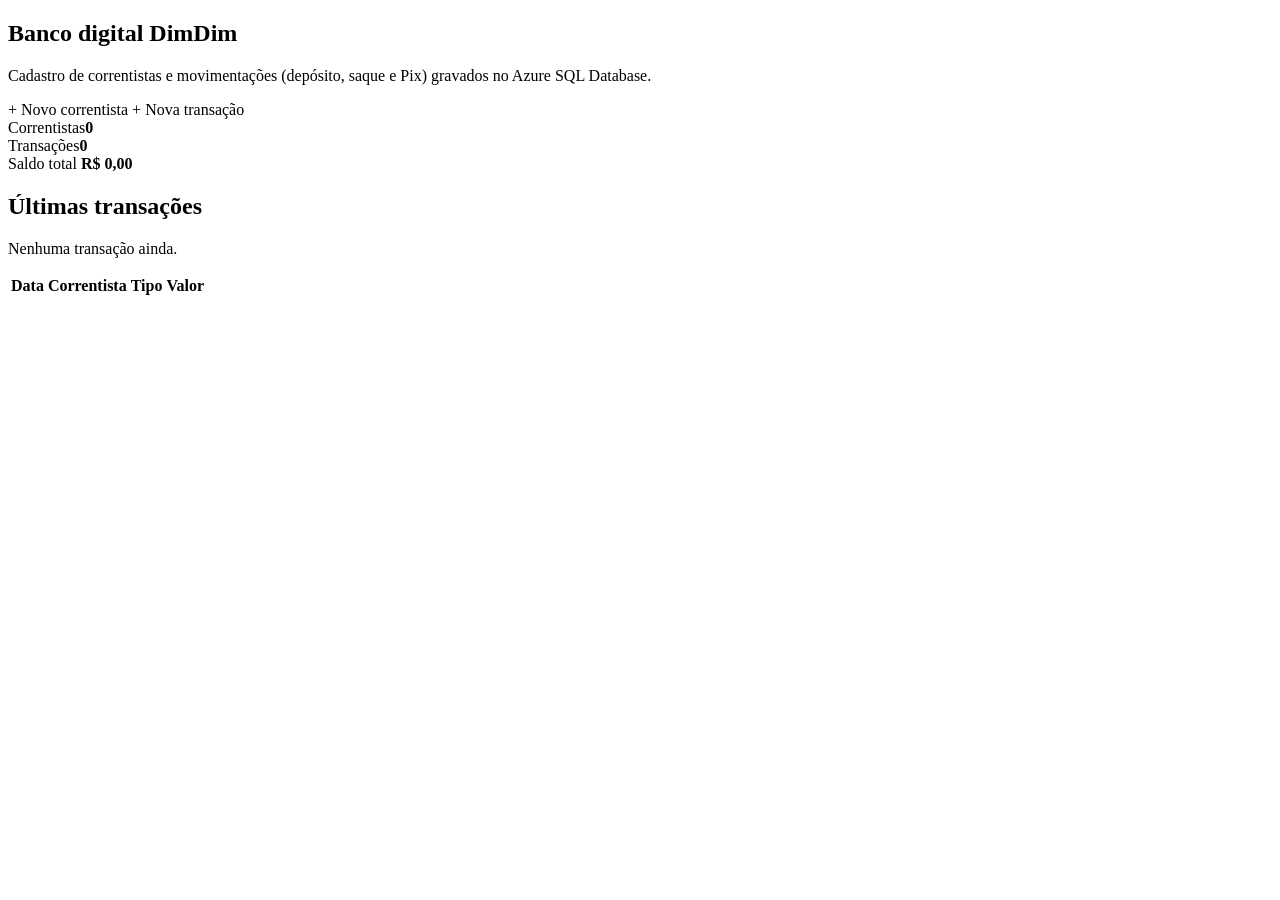
<file: src/main/resources/templates/index.html>
<!DOCTYPE html>
<html xmlns:th="http://www.thymeleaf.org" lang="pt-BR">
<head th:replace="~{fragments/layout :: head('Início')}"></head>
<body>
<header th:replace="~{fragments/layout :: nav('home')}"></header>
<main class="conteudo">
    <section class="hero">
        <h1>Banco digital DimDim</h1>
        <p>Cadastro de correntistas e movimentações (depósito, saque e Pix) gravados no Azure SQL Database.</p>
        <div class="acoes">
            <a class="btn" th:href="@{/correntistas/novo}">+ Novo correntista</a>
            <a class="btn sec" th:href="@{/transacoes/nova}">+ Nova transação</a>
        </div>
    </section>

    <section class="cards">
        <div class="card"><span>Correntistas</span><strong th:text="${totalCorrentistas}">0</strong></div>
        <div class="card"><span>Transações</span><strong th:text="${totalTransacoes}">0</strong></div>
        <div class="card"><span>Saldo total</span>
            <strong th:text="${'R$ ' + #numbers.formatDecimal(saldoTotal, 1, 'POINT', 2, 'COMMA')}">R$ 0,00</strong></div>
    </section>

    <h2>Últimas transações</h2>
    <p class="vazio" th:if="${#lists.isEmpty(ultimas)}">Nenhuma transação ainda.</p>
    <div class="tabela-wrap" th:unless="${#lists.isEmpty(ultimas)}">
        <table>
            <thead><tr><th>Data</th><th>Correntista</th><th>Tipo</th><th class="num">Valor</th></tr></thead>
            <tbody>
            <tr th:each="t : ${ultimas}">
                <td th:text="${#temporals.format(t.dataTransacao, 'dd/MM/yyyy HH:mm')}"></td>
                <td th:text="${t.correntista.nome}"></td>
                <td><span class="tag" th:classappend="${t.tipo.credito} ? 'cred' : 'deb'" th:text="${t.tipo.descricao}"></span></td>
                <td class="num" th:text="${(t.tipo.credito ? '+ ' : '- ') + 'R$ ' + #numbers.formatDecimal(t.valor, 1, 'POINT', 2, 'COMMA')}"></td>
            </tr>
            </tbody>
        </table>
    </div>
</main>
<footer th:replace="~{fragments/layout :: rodape}"></footer>
</body>
</html>
</file>
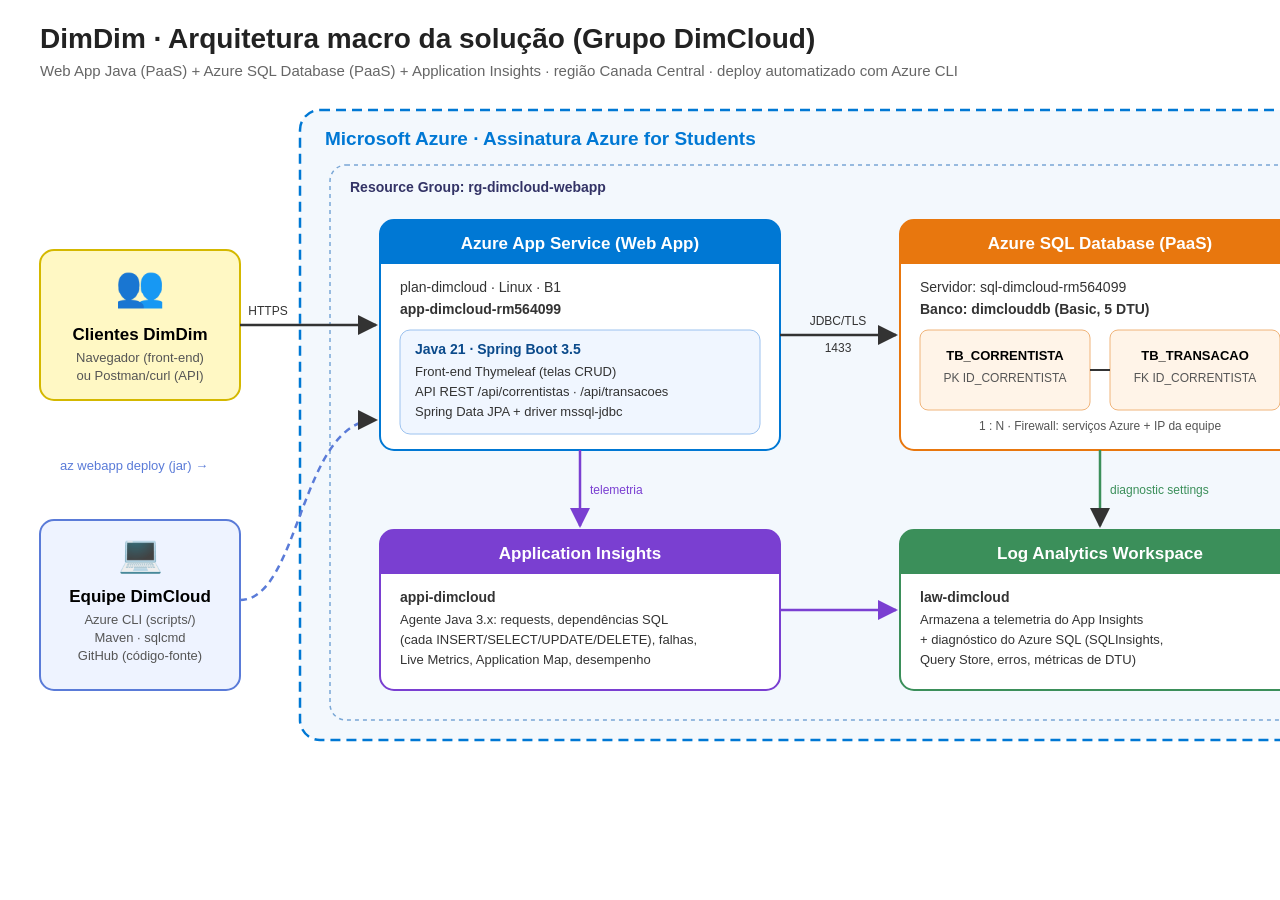
<file: docs/arquitetura.html>
<!DOCTYPE html>
<html lang="pt-BR"><head><meta charset="UTF-8"><title>Arquitetura DimCloud</title>
<style>
body{margin:0;background:#fff;font-family:"Segoe UI",Arial,sans-serif}
svg text{font-family:"Segoe UI",Arial,sans-serif}
</style></head><body>
<svg width="1400" height="780" viewBox="0 0 1400 780" xmlns="http://www.w3.org/2000/svg">
  <defs>
    <marker id="a" viewBox="0 0 10 10" refX="9" refY="5" markerWidth="8" markerHeight="8" orient="auto"><path d="M0,0 L10,5 L0,10z" fill="#333"/></marker>
    <marker id="p" viewBox="0 0 10 10" refX="9" refY="5" markerWidth="8" markerHeight="8" orient="auto"><path d="M0,0 L10,5 L0,10z" fill="#7a3fd1"/></marker>
  </defs>
  <text x="40" y="48" font-size="28" font-weight="700" fill="#222">DimDim · Arquitetura macro da solução (Grupo DimCloud)</text>
  <text x="40" y="76" font-size="15" fill="#666">Web App Java (PaaS) + Azure SQL Database (PaaS) + Application Insights · região Canada Central · deploy automatizado com Azure CLI</text>

  <!-- Usuários -->
  <rect x="40" y="250" width="200" height="150" rx="14" fill="#fff8c4" stroke="#d4b800" stroke-width="2"/>
  <text x="140" y="300" text-anchor="middle" font-size="40">👥</text>
  <text x="140" y="340" text-anchor="middle" font-size="17" font-weight="700">Clientes DimDim</text>
  <text x="140" y="362" text-anchor="middle" font-size="13" fill="#555">Navegador (front-end)</text>
  <text x="140" y="380" text-anchor="middle" font-size="13" fill="#555">ou Postman/curl (API)</text>

  <!-- Dev -->
  <rect x="40" y="520" width="200" height="170" rx="14" fill="#eef3ff" stroke="#5a7bd8" stroke-width="2"/>
  <text x="140" y="566" text-anchor="middle" font-size="36">💻</text>
  <text x="140" y="602" text-anchor="middle" font-size="17" font-weight="700">Equipe DimCloud</text>
  <text x="140" y="624" text-anchor="middle" font-size="13" fill="#555">Azure CLI (scripts/)</text>
  <text x="140" y="642" text-anchor="middle" font-size="13" fill="#555">Maven · sqlcmd</text>
  <text x="140" y="660" text-anchor="middle" font-size="13" fill="#555">GitHub (código-fonte)</text>

  <!-- Azure boundary -->
  <rect x="300" y="110" width="1060" height="630" rx="20" fill="#f3f8fd" stroke="#0078d4" stroke-width="2.5" stroke-dasharray="10 6"/>
  <text x="325" y="145" font-size="19" font-weight="700" fill="#0078d4">Microsoft Azure · Assinatura Azure for Students</text>
  <rect x="330" y="165" width="1000" height="555" rx="16" fill="none" stroke="#7aa7d6" stroke-width="1.5" stroke-dasharray="4 4"/>
  <text x="350" y="192" font-size="14" fill="#336" font-weight="600">Resource Group: rg-dimcloud-webapp</text>

  <!-- App Service -->
  <rect x="380" y="220" width="400" height="230" rx="14" fill="#fff" stroke="#0078d4" stroke-width="2"/>
  <rect x="380" y="220" width="400" height="44" rx="14" fill="#0078d4"/>
  <rect x="380" y="250" width="400" height="14" fill="#0078d4"/>
  <text x="580" y="249" text-anchor="middle" font-size="17" font-weight="700" fill="#fff">Azure App Service (Web App)</text>
  <text x="400" y="292" font-size="14" fill="#333">plan-dimcloud · Linux · B1</text>
  <text x="400" y="314" font-size="14" fill="#333" font-weight="700">app-dimcloud-rm564099</text>
  <rect x="400" y="330" width="360" height="104" rx="10" fill="#f0f6ff" stroke="#9cc2ef"/>
  <text x="415" y="354" font-size="14" font-weight="700" fill="#0b4a8b">Java 21 · Spring Boot 3.5</text>
  <text x="415" y="376" font-size="13" fill="#333">Front-end Thymeleaf (telas CRUD)</text>
  <text x="415" y="396" font-size="13" fill="#333">API REST /api/correntistas · /api/transacoes</text>
  <text x="415" y="416" font-size="13" fill="#333">Spring Data JPA + driver mssql-jdbc</text>

  <!-- SQL -->
  <rect x="900" y="220" width="400" height="230" rx="14" fill="#fff" stroke="#e8770e" stroke-width="2"/>
  <rect x="900" y="220" width="400" height="44" rx="14" fill="#e8770e"/>
  <rect x="900" y="250" width="400" height="14" fill="#e8770e"/>
  <text x="1100" y="249" text-anchor="middle" font-size="17" font-weight="700" fill="#fff">Azure SQL Database (PaaS)</text>
  <text x="920" y="292" font-size="14" fill="#333">Servidor: sql-dimcloud-rm564099</text>
  <text x="920" y="314" font-size="14" fill="#333" font-weight="700">Banco: dimclouddb (Basic, 5 DTU)</text>
  <rect x="920" y="330" width="170" height="80" rx="8" fill="#fff4e8" stroke="#f0b47a"/>
  <text x="1005" y="360" text-anchor="middle" font-size="13" font-weight="700">TB_CORRENTISTA</text>
  <text x="1005" y="382" text-anchor="middle" font-size="12" fill="#555">PK ID_CORRENTISTA</text>
  <rect x="1110" y="330" width="170" height="80" rx="8" fill="#fff4e8" stroke="#f0b47a"/>
  <text x="1195" y="360" text-anchor="middle" font-size="13" font-weight="700">TB_TRANSACAO</text>
  <text x="1195" y="382" text-anchor="middle" font-size="12" fill="#555">FK ID_CORRENTISTA</text>
  <line x1="1090" y1="370" x2="1110" y2="370" stroke="#333" stroke-width="2"/>
  <text x="1100" y="430" text-anchor="middle" font-size="12" fill="#555">1 : N · Firewall: serviços Azure + IP da equipe</text>

  <!-- App Insights -->
  <rect x="380" y="530" width="400" height="160" rx="14" fill="#fff" stroke="#7a3fd1" stroke-width="2"/>
  <rect x="380" y="530" width="400" height="44" rx="14" fill="#7a3fd1"/>
  <rect x="380" y="560" width="400" height="14" fill="#7a3fd1"/>
  <text x="580" y="559" text-anchor="middle" font-size="17" font-weight="700" fill="#fff">Application Insights</text>
  <text x="400" y="602" font-size="14" fill="#333" font-weight="700">appi-dimcloud</text>
  <text x="400" y="624" font-size="13" fill="#333">Agente Java 3.x: requests, dependências SQL</text>
  <text x="400" y="644" font-size="13" fill="#333">(cada INSERT/SELECT/UPDATE/DELETE), falhas,</text>
  <text x="400" y="664" font-size="13" fill="#333">Live Metrics, Application Map, desempenho</text>

  <!-- Log Analytics -->
  <rect x="900" y="530" width="400" height="160" rx="14" fill="#fff" stroke="#3b8f5a" stroke-width="2"/>
  <rect x="900" y="530" width="400" height="44" rx="14" fill="#3b8f5a"/>
  <rect x="900" y="560" width="400" height="14" fill="#3b8f5a"/>
  <text x="1100" y="559" text-anchor="middle" font-size="17" font-weight="700" fill="#fff">Log Analytics Workspace</text>
  <text x="920" y="602" font-size="14" fill="#333" font-weight="700">law-dimcloud</text>
  <text x="920" y="624" font-size="13" fill="#333">Armazena a telemetria do App Insights</text>
  <text x="920" y="644" font-size="13" fill="#333">+ diagnóstico do Azure SQL (SQLInsights,</text>
  <text x="920" y="664" font-size="13" fill="#333">Query Store, erros, métricas de DTU)</text>

  <!-- arrows -->
  <line x1="240" y1="325" x2="376" y2="325" stroke="#333" stroke-width="2.5" marker-end="url(#a)"/>
  <text x="268" y="315" text-anchor="middle" font-size="12" fill="#333">HTTPS</text>
  <line x1="780" y1="335" x2="896" y2="335" stroke="#333" stroke-width="2.5" marker-end="url(#a)"/>
  <text x="838" y="325" text-anchor="middle" font-size="12" fill="#333">JDBC/TLS</text>
  <text x="838" y="352" text-anchor="middle" font-size="12" fill="#333">1433</text>
  <line x1="580" y1="450" x2="580" y2="526" stroke="#7a3fd1" stroke-width="2.5" marker-end="url(#p)"/>
  <text x="590" y="494" font-size="12" fill="#7a3fd1">telemetria</text>
  <line x1="780" y1="610" x2="896" y2="610" stroke="#7a3fd1" stroke-width="2.5" marker-end="url(#p)"/>
  <line x1="1100" y1="450" x2="1100" y2="526" stroke="#3b8f5a" stroke-width="2.5" marker-end="url(#a)"/>
  <text x="1110" y="494" font-size="12" fill="#3b8f5a">diagnostic settings</text>
  <path d="M240,600 C300,600 300,420 376,420" fill="none" stroke="#5a7bd8" stroke-width="2.5" stroke-dasharray="7 5" marker-end="url(#a)"/>
  <text x="60" y="470" font-size="13" fill="#5a7bd8">az webapp deploy (jar) →</text>
  
</svg>
</body></html>
</file>
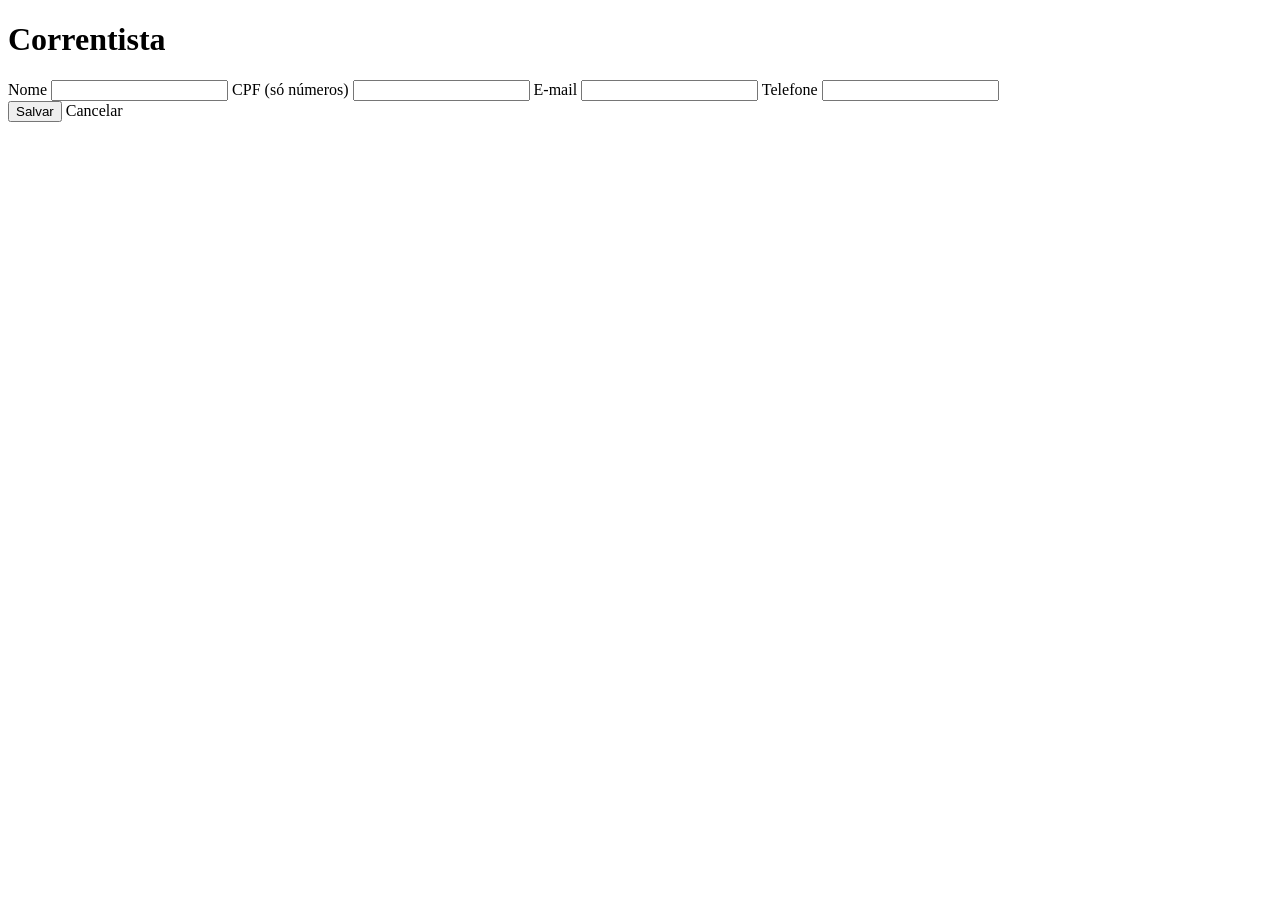
<file: src/main/resources/templates/correntistas/form.html>
<!DOCTYPE html>
<html xmlns:th="http://www.thymeleaf.org" lang="pt-BR">
<head th:replace="~{fragments/layout :: head('Correntista')}"></head>
<body>
<header th:replace="~{fragments/layout :: nav('correntistas')}"></header>
<main class="conteudo estreito">
    <h1 th:text="${correntista.id == null} ? 'Novo correntista' : 'Editar correntista #' + ${correntista.id}">Correntista</h1>
    <form th:action="@{/correntistas/salvar}" th:object="${correntista}" method="post" class="form">
        <input type="hidden" th:field="*{id}">
        <label>Nome
            <input type="text" th:field="*{nome}" maxlength="100" required>
            <span class="err" th:errors="*{nome}"></span>
        </label>
        <label>CPF (só números)
            <input type="text" th:field="*{cpf}" maxlength="11" inputmode="numeric" pattern="\d{11}" required>
            <span class="err" th:errors="*{cpf}"></span>
        </label>
        <label>E-mail
            <input type="email" th:field="*{email}" maxlength="120" required>
            <span class="err" th:errors="*{email}"></span>
        </label>
        <label>Telefone
            <input type="text" th:field="*{telefone}" maxlength="20">
        </label>
        <div class="acoes">
            <button type="submit" class="btn">Salvar</button>
            <a class="btn sec" th:href="@{/correntistas}">Cancelar</a>
        </div>
    </form>
</main>
<footer th:replace="~{fragments/layout :: rodape}"></footer>
</body>
</html>
</file>
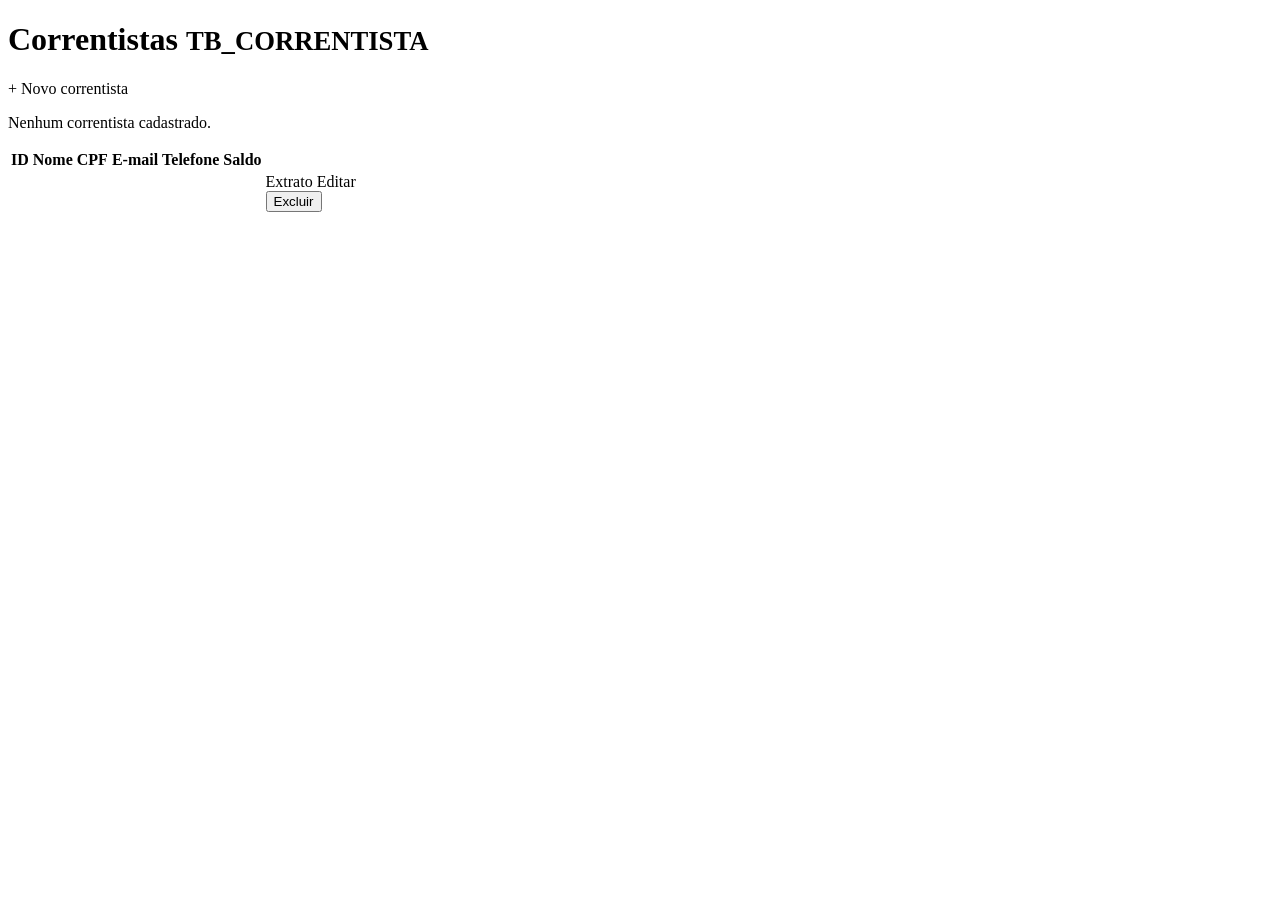
<file: src/main/resources/templates/correntistas/lista.html>
<!DOCTYPE html>
<html xmlns:th="http://www.thymeleaf.org" lang="pt-BR">
<head th:replace="~{fragments/layout :: head('Correntistas')}"></head>
<body>
<header th:replace="~{fragments/layout :: nav('correntistas')}"></header>
<main class="conteudo">
    <div class="titulo-linha">
        <h1>Correntistas <small>TB_CORRENTISTA</small></h1>
        <a class="btn" th:href="@{/correntistas/novo}">+ Novo correntista</a>
    </div>
    <div th:replace="~{fragments/layout :: alertas}"></div>

    <p class="vazio" th:if="${#lists.isEmpty(correntistas)}">Nenhum correntista cadastrado.</p>
    <div class="tabela-wrap" th:unless="${#lists.isEmpty(correntistas)}">
        <table>
            <thead><tr><th>ID</th><th>Nome</th><th>CPF</th><th>E-mail</th><th>Telefone</th><th class="num">Saldo</th><th></th></tr></thead>
            <tbody>
            <tr th:each="c : ${correntistas}">
                <td th:text="${c.id}"></td>
                <td th:text="${c.nome}"></td>
                <td th:text="${c.cpf}"></td>
                <td th:text="${c.email}"></td>
                <td th:text="${c.telefone}"></td>
                <td class="num" th:text="${'R$ ' + #numbers.formatDecimal(c.saldo, 1, 'POINT', 2, 'COMMA')}"></td>
                <td class="acoes-linha">
                    <a th:href="@{/transacoes(correntista=${c.id})}">Extrato</a>
                    <a th:href="@{/correntistas/{id}/editar(id=${c.id})}">Editar</a>
                    <form th:action="@{/correntistas/{id}/excluir(id=${c.id})}" method="post"
                          onsubmit="return confirm('Excluir o correntista e todas as transações dele?')">
                        <button type="submit" class="link-perigo">Excluir</button>
                    </form>
                </td>
            </tr>
            </tbody>
        </table>
    </div>
</main>
<footer th:replace="~{fragments/layout :: rodape}"></footer>
</body>
</html>
</file>
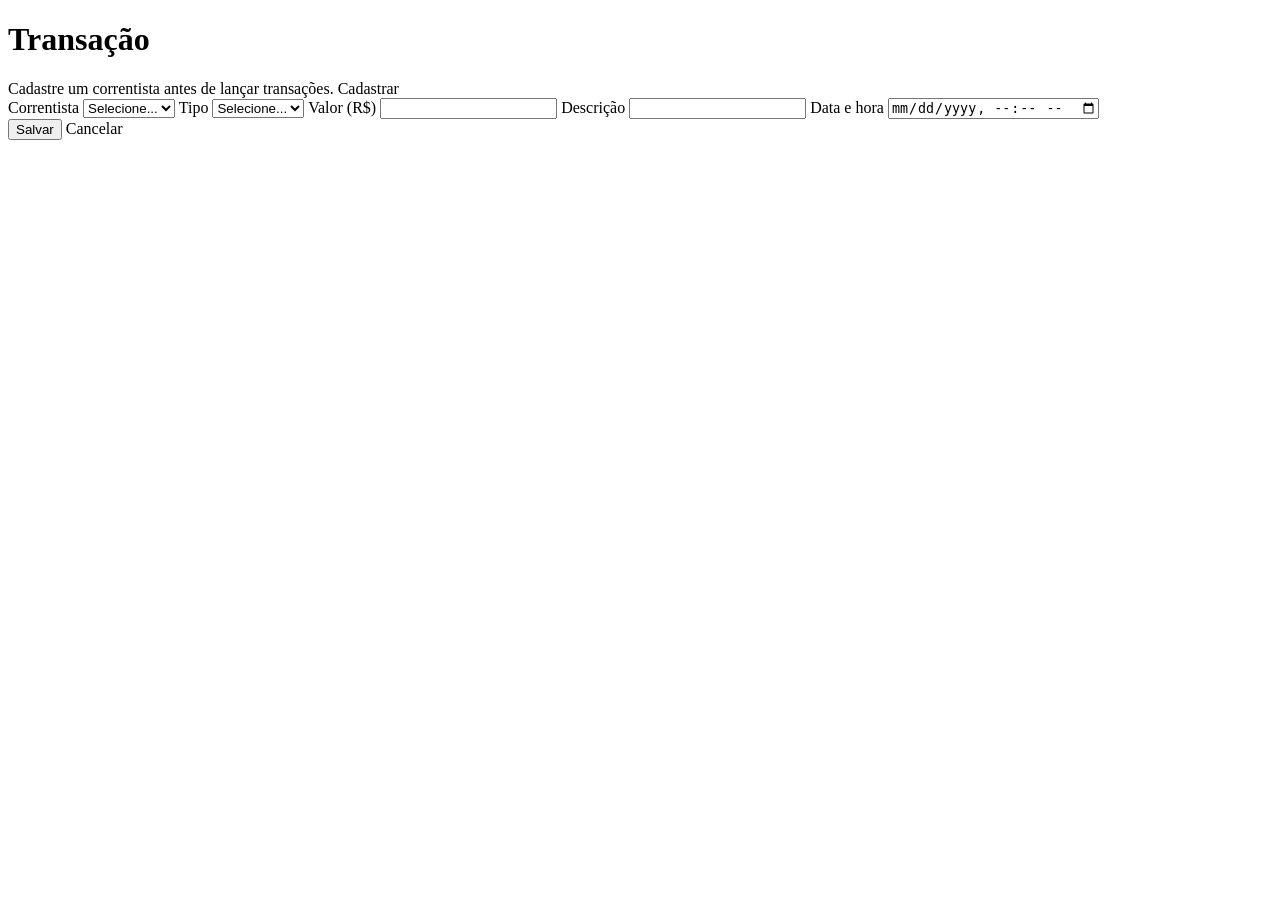
<file: src/main/resources/templates/transacoes/form.html>
<!DOCTYPE html>
<html xmlns:th="http://www.thymeleaf.org" lang="pt-BR">
<head th:replace="~{fragments/layout :: head('Transação')}"></head>
<body>
<header th:replace="~{fragments/layout :: nav('transacoes')}"></header>
<main class="conteudo estreito">
    <h1 th:text="${transacao.id == null} ? 'Nova transação' : 'Editar transação #' + ${transacao.id}">Transação</h1>

    <div class="alerta erro" th:if="${#lists.isEmpty(correntistas)}">
        Cadastre um correntista antes de lançar transações. <a th:href="@{/correntistas/novo}">Cadastrar</a>
    </div>

    <form th:action="@{/transacoes/salvar}" th:object="${transacao}" method="post" class="form">
        <input type="hidden" th:field="*{id}">
        <label>Correntista
            <select th:field="*{correntista}" required>
                <option value="">Selecione...</option>
                <option th:each="c : ${correntistas}" th:value="${c.id}" th:text="${c.nome + ' (' + c.cpf + ')'}"></option>
            </select>
            <span class="err" th:errors="*{correntista}"></span>
        </label>
        <label>Tipo
            <select th:field="*{tipo}" required>
                <option value="">Selecione...</option>
                <option th:each="tp : ${tipos}" th:value="${tp}" th:text="${tp.descricao}"></option>
            </select>
            <span class="err" th:errors="*{tipo}"></span>
        </label>
        <label>Valor (R$)
            <input type="number" th:field="*{valor}" step="0.01" min="0.01" required>
            <span class="err" th:errors="*{valor}"></span>
        </label>
        <label>Descrição
            <input type="text" th:field="*{descricao}" maxlength="150">
        </label>
        <label>Data e hora
            <input type="datetime-local" th:field="*{dataTransacao}" required>
            <span class="err" th:errors="*{dataTransacao}"></span>
        </label>
        <div class="acoes">
            <button type="submit" class="btn">Salvar</button>
            <a class="btn sec" th:href="@{/transacoes}">Cancelar</a>
        </div>
    </form>
</main>
<footer th:replace="~{fragments/layout :: rodape}"></footer>
</body>
</html>
</file>
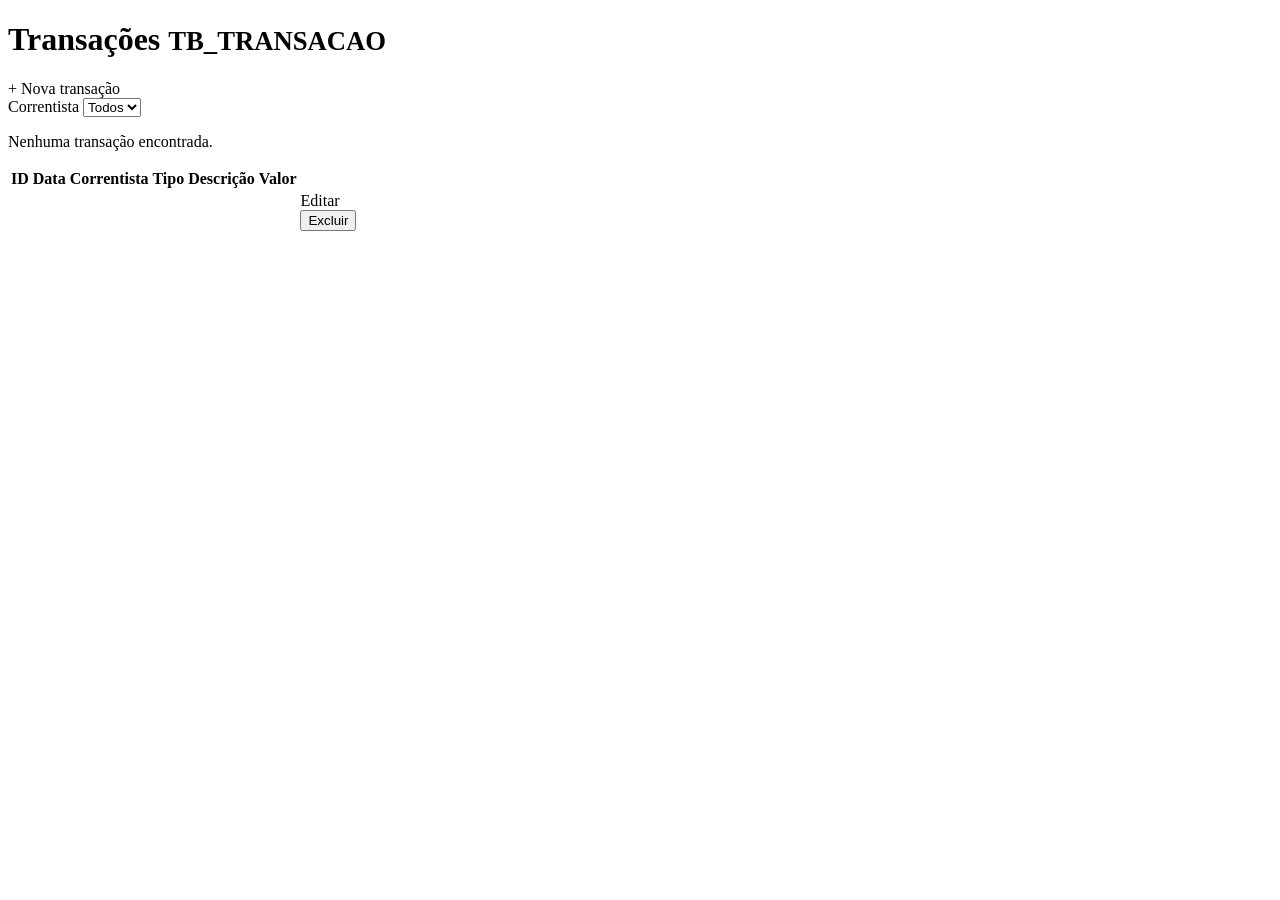
<file: src/main/resources/templates/transacoes/lista.html>
<!DOCTYPE html>
<html xmlns:th="http://www.thymeleaf.org" lang="pt-BR">
<head th:replace="~{fragments/layout :: head('Transações')}"></head>
<body>
<header th:replace="~{fragments/layout :: nav('transacoes')}"></header>
<main class="conteudo">
    <div class="titulo-linha">
        <h1>Transações <small>TB_TRANSACAO</small></h1>
        <a class="btn" th:href="@{/transacoes/nova(correntista=${filtro})}">+ Nova transação</a>
    </div>
    <div th:replace="~{fragments/layout :: alertas}"></div>

    <form th:action="@{/transacoes}" method="get" class="filtro">
        <label>Correntista
            <select name="correntista" onchange="this.form.submit()">
                <option value="">Todos</option>
                <option th:each="c : ${correntistas}" th:value="${c.id}" th:text="${c.nome}"
                        th:selected="${filtro == c.id}"></option>
            </select>
        </label>
    </form>

    <p class="vazio" th:if="${#lists.isEmpty(transacoes)}">Nenhuma transação encontrada.</p>
    <div class="tabela-wrap" th:unless="${#lists.isEmpty(transacoes)}">
        <table>
            <thead><tr><th>ID</th><th>Data</th><th>Correntista</th><th>Tipo</th><th>Descrição</th><th class="num">Valor</th><th></th></tr></thead>
            <tbody>
            <tr th:each="t : ${transacoes}">
                <td th:text="${t.id}"></td>
                <td th:text="${#temporals.format(t.dataTransacao, 'dd/MM/yyyy HH:mm')}"></td>
                <td th:text="${t.correntista.nome}"></td>
                <td><span class="tag" th:classappend="${t.tipo.credito} ? 'cred' : 'deb'" th:text="${t.tipo.descricao}"></span></td>
                <td th:text="${t.descricao}"></td>
                <td class="num" th:text="${(t.tipo.credito ? '+ ' : '- ') + 'R$ ' + #numbers.formatDecimal(t.valor, 1, 'POINT', 2, 'COMMA')}"></td>
                <td class="acoes-linha">
                    <a th:href="@{/transacoes/{id}/editar(id=${t.id})}">Editar</a>
                    <form th:action="@{/transacoes/{id}/excluir(id=${t.id})}" method="post"
                          onsubmit="return confirm('Excluir esta transação?')">
                        <button type="submit" class="link-perigo">Excluir</button>
                    </form>
                </td>
            </tr>
            </tbody>
        </table>
    </div>
</main>
<footer th:replace="~{fragments/layout :: rodape}"></footer>
</body>
</html>
</file>
